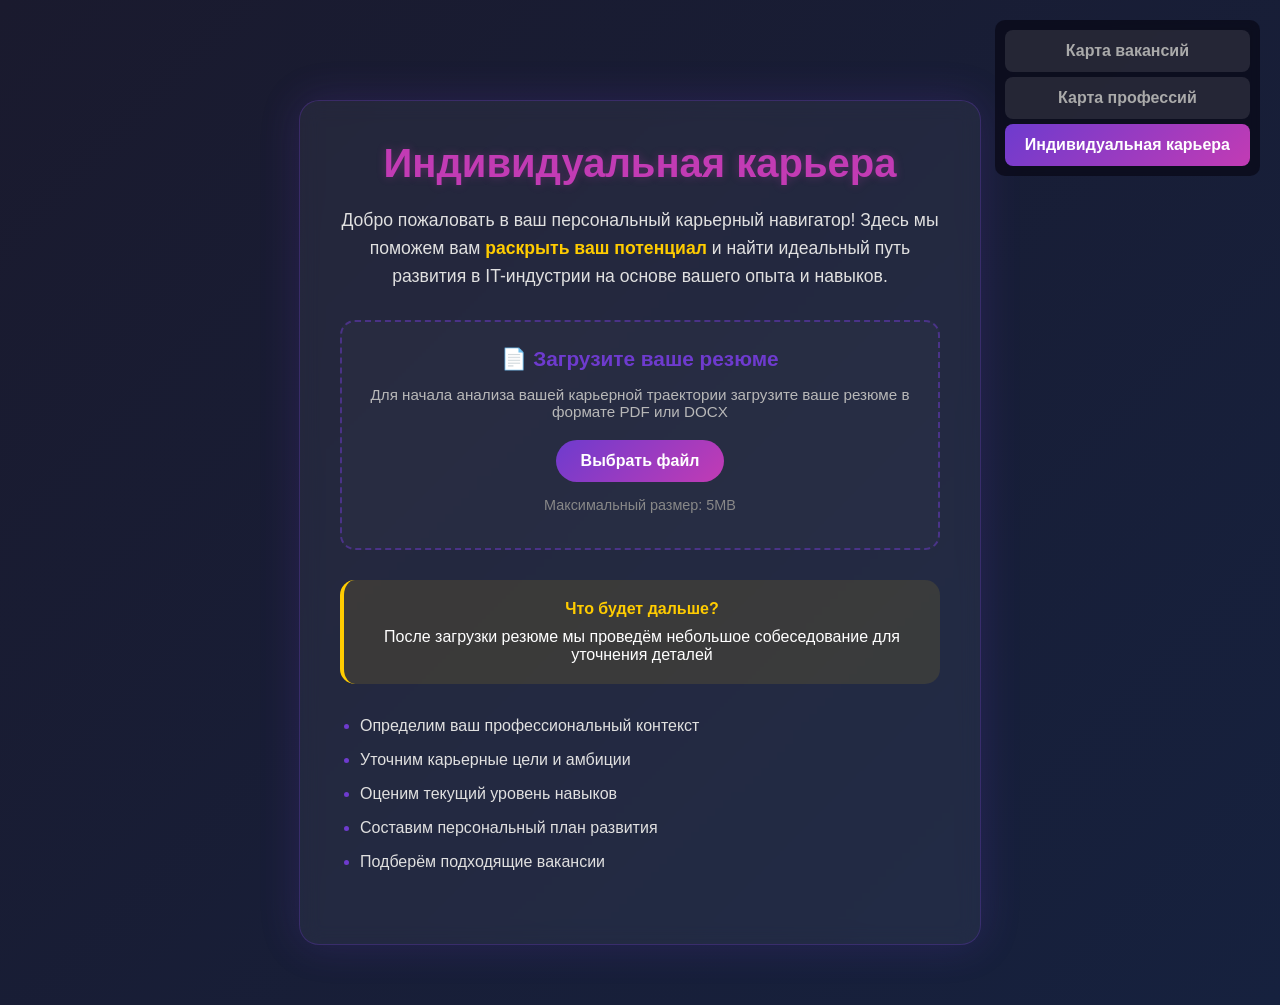
<file: front/interview.html>
<!DOCTYPE html>
<html lang="ru">
<head>
    <meta charset="UTF-8">
    <meta name="viewport" content="width=device-width, initial-scale=1.0">
    <title>Карьерный коуч - Индивидуальная карьера</title>
    <link rel="stylesheet" href="./styles/interview.css">
</head>
<body>
    <div class="container">
        <div class="career-container">

            <div class="career-content" id="upload-screen">
                <h1 class="welcome-title">Индивидуальная карьера</h1>

                <p class="welcome-text">
                    Добро пожаловать в ваш персональный карьерный навигатор! Здесь мы поможем вам
                    <span class="highlight">раскрыть ваш потенциал</span> и найти идеальный путь развития
                    в IT-индустрии на основе вашего опыта и навыков.
                </p>
          
                <div class="upload-section">
                    <h3 class="upload-title">📄 Загрузите ваше резюме</h3>
                    <p class="upload-text">
                        Для начала анализа вашей карьерной траектории загрузите ваше резюме в формате PDF или DOCX
                    </p>

                    <input type="file" id="cv-upload" class="file-input" accept=".pdf,.doc,.docx">
                    <label for="cv-upload" class="file-label">Выбрать файл</label>

                    <div class="file-info">
                        Максимальный размер: 5MB
                    </div>

                    <div id="file-name" class="file-name"></div>
                    <div id="success-message" class="success-message">
                        ✅ Файл успешно загружен! Начинаем анализ...
                    </div>
                </div>

                <div class="next-steps">
                    <h4 class="next-steps-title">Что будет дальше?</h4>
                    <p>После загрузки резюме мы проведём небольшое собеседование для уточнения деталей</p>
                </div>

                <ul class="features-list">
                    <li>Определим ваш профессиональный контекст</li>
                    <li>Уточним карьерные цели и амбиции</li>
                    <li>Оценим текущий уровень навыков</li>
                    <li>Составим персональный план развития</li>
                    <li>Подберём подходящие вакансии</li>
                </ul>
            </div>

            <!-- Экран собеседования -->
            <div class="interview-container" id="interview-screen">
                <div class="interview-header">
                    <h1 class="interview-title">Карьерное собеседование</h1>
                    <div class="interview-stage" id="stage-title">Этап 1: Определение контекста</div>
                </div>

                <div class="progress-bar">
                    <div class="progress" id="progress-bar"></div>
                </div>
          
                <div class="chat-container" id="chat-container">
                    <div class="message bot-message">
                        <div class="avatar bot-avatar">AI</div>
                        <div class="message-content">
                            <div class="message-text">
                                Привет! Я помогу вам составить персональный карьерный план. Давайте начнём с небольшого собеседования.
                                Это займёт всего 5-7 минут.
                            </div>
                        </div>
                    </div>

                    <div class="typing-indicator" id="typing">
                        <div class="avatar bot-avatar">AI</div>
                        <div class="typing-dots">
                            <div class="typing-dot"></div>
                            <div class="typing-dot"></div>
                            <div class="typing-dot"></div>
                        </div>
                    </div>
                </div>

                <div class="input-container">
                    <input
                        type="text"
                        class="message-input"
                        id="user-input"
                        placeholder="Введите ваш ответ..."
                        disabled
                    >
                    <button class="send-button" id="send-button" disabled>Отправить</button>
                </div>
            </div>

            <div class="tabs">
                <div class="tab inactive" id="tab-vacancies" onclick="window.location.href='./vacancies_map.html'">Карта вакансий</div>
                <div class="tab inactive" id="tab-professions" onclick="window.location.href='./profession_map.html'">Карта профессий</div>
                <div class="tab active" id="tab-career" onclick="window.location.href='./interview.html'">Индивидуальная карьера</div>
            </div>
        </div>
    </div>
    <script src="./js/interview.js"></script>
</body>
</html>
</file>
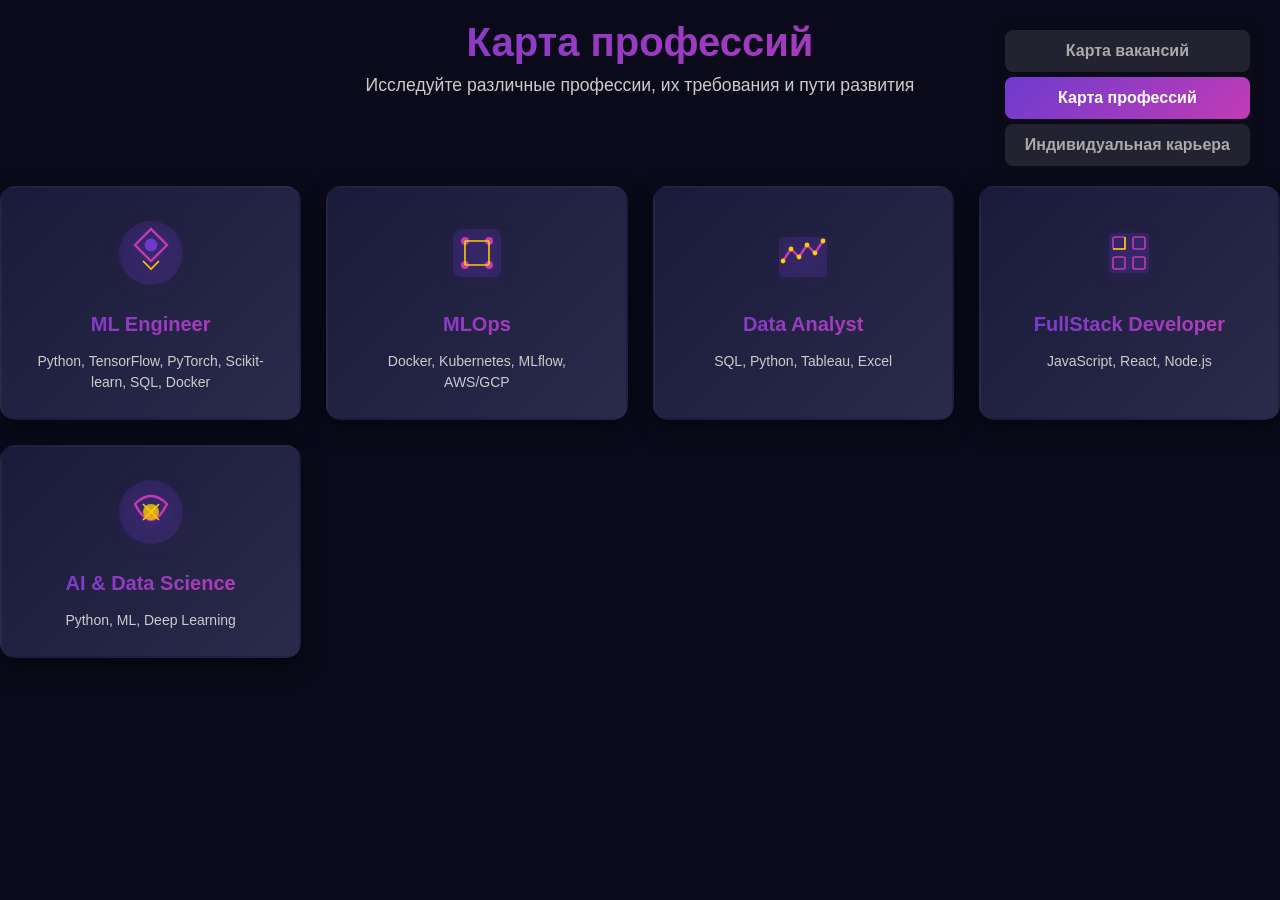
<file: front/profession_map.html>
<!DOCTYPE html>
<html lang="ru">
<head>
    <meta charset="UTF-8">
    <meta name="viewport" content="width=device-width, initial-scale=1.0">
    <title>Карьерный коуч - Карта профессий</title>
    <link rel="stylesheet" href="./styles/profession_map.css">
</head>
<body>
    <div class="header">
        <h1>Карта профессий</h1>
        <p>Исследуйте различные профессии, их требования и пути развития</p>
    </div>

    <div class="tabs">
        <div class="tab inactive" id="tab-vacancies" onclick="window.location.href='./vacancies_map.html'">Карта вакансий</div>
        <div class="tab active" id="tab-professions" onclick="window.location.href='./profession_map.html'">Карта профессий</div>
        <div class="tab inactive" id="tab-career" onclick="window.location.href='./interview.html'">Индивидуальная карьера</div>
    </div>

    <div class="professions-grid" id="professionsGrid">
        <!-- Карточки профессий будут добавлены через JavaScript -->
    </div>


    <!-- Оверлей и детали профессии -->
    <div class="overlay" id="overlay"></div>

    <div class="profession-detail" id="professionDetail">
        <button class="close-detail" id="closeDetail">×</button>
        <div class="detail-header">
            <div class="detail-icon" id="detailIcon"></div>
            <div class="detail-title-container">
                <h2 class="detail-title" id="detailTitle"></h2>
                <div class="detail-subtitle" id="detailSubtitle"></div>
            </div>
        </div>
        <div class="detail-content">
            <div class="detail-section">
                <h3>Описание профессии</h3>
                <p id="detailDescription"></p>
            </div>
            <div class="detail-section">
                <h3>Ключевые навыки</h3>
                <div class="skills-grid" id="detailSkills"></div>
            </div>
            <div class="detail-section">
                <h3>Инструменты и технологии</h3>
                <div class="skills-grid" id="detailTools"></div>
            </div>
            <div class="detail-section">
                <h3>Roadmap развития</h3>
                <div id="detailRoadmap"></div>
            </div>
        </div>
    </div>

    <!-- Модальное окно для навыка -->
    <div class="skill-modal" id="skillModal">
        <button class="close-modal" id="closeSkillModal">×</button>
        <div class="skill-modal-header">
            <div class="skill-modal-icon" id="skillModalIcon"></div>
            <h2 class="skill-modal-title" id="skillModalTitle"></h2>
        </div>
        <div class="skill-modal-content">
            <div class="skill-modal-description" id="skillModalDescription"></div>
            <div class="courses-title">Рекомендованные курсы:</div>
            <div class="courses-list" id="skillModalCourses"></div>
        </div>
    </div>

    <script src="./js/profession_map.js"></script>
</body>
</html>
</file>
<file: front/styles/interview.css>
* {
    margin: 0;
    padding: 0;
    font-family: 'Arial', sans-serif;
}

body {
    background: linear-gradient(135deg, #1a1a2e 0%, #16213e 100%);
    color: #fff;
    min-height: 100vh;
    /* Removed overflow: hidden to allow scrolling */
}

.container {
    display: flex;
    min-height: 100vh; /* Changed from height to min-height */
    padding: 20px; /* Added padding for better mobile view */
}

.career-container {
    flex: 1;
    position: relative;
    /* Removed height: 100% to allow expansion */
    display: flex;
    justify-content: center;
    align-items: flex-start; /* Changed to flex-start for better scrolling */
    padding: 60px 20px 20px; /* Added padding for top and bottom */
}

.career-content {
    max-width: 600px;
    width: 100%;
    padding: 40px;
    background: rgba(255, 255, 255, 0.05);
    border-radius: 20px;
    backdrop-filter: blur(10px);
    border: 1px solid rgba(110, 59, 206, 0.3);
    box-shadow: 0 0 40px rgba(110, 59, 206, 0.2);
    text-align: center;
    margin: 20px 0; /* Added margin for spacing */
}

.welcome-title {
    font-size: 2.5em;
    margin-bottom: 20px;
    color: #c23bb4;
    text-shadow: 0 0 10px rgba(194, 59, 180, 0.3);
}

.welcome-text {
    font-size: 1.1em;
    line-height: 1.6;
    margin-bottom: 30px;
    color: #e0e0e0;
}

.highlight {
    color: #ffcc00;
    font-weight: bold;
}

.upload-section {
    margin: 30px 0;
    padding: 25px;
    background: rgba(255, 255, 255, 0.02);
    border-radius: 15px;
    border: 2px dashed rgba(110, 59, 206, 0.5);
    transition: all 0.3s ease;
}

.upload-section:hover {
    border-color: #6e3bce;
    background: rgba(110, 59, 206, 0.1);
}

.upload-title {
    font-size: 1.3em;
    margin-bottom: 15px;
    color: #6e3bce;
}

.upload-text {
    font-size: 0.95em;
    margin-bottom: 20px;
    color: #b8b8b8;
}

.file-input {
    display: none;
}

.file-label {
    display: inline-block;
    padding: 12px 25px;
    background: linear-gradient(135deg, #6e3bce, #c23bb4);
    color: white;
    border-radius: 25px;
    cursor: pointer;
    transition: all 0.3s ease;
    font-weight: bold;
}

.file-label:hover {
    transform: translateY(-2px);
    box-shadow: 0 5px 15px rgba(110, 59, 206, 0.4);
}

.file-info {
    margin-top: 15px;
    font-size: 0.9em;
    color: #888;
}

.features-list {
    text-align: left;
    margin: 30px 0;
    padding-left: 20px;
}

.features-list li {
    margin-bottom: 10px;
    color: #e0e0e0;
    line-height: 1.5;
}

.features-list li::marker {
    color: #6e3bce;
}

.next-steps {
    margin-top: 25px;
    padding: 20px;
    background: rgba(255, 204, 0, 0.1);
    border-radius: 15px;
    border-left: 4px solid #ffcc00;
}

.next-steps-title {
    color: #ffcc00;
    margin-bottom: 10px;
    font-weight: bold;
}

.tabs {
    position: fixed; /* Changed from absolute to fixed */
    top: 20px;
    right: 20px;
    z-index: 1000;
    background: rgba(10, 10, 26, 0.8);
    border-radius: 10px;
    padding: 10px;
    display: flex;
    flex-direction: column;
    gap: 5px;
    backdrop-filter: blur(5px);
}

.tab {
    padding: 12px 20px;
    border-radius: 8px;
    cursor: pointer;
    transition: all 0.3s ease;
    text-align: center;
    font-weight: bold;
}

.tab.active {
    background: linear-gradient(135deg, #6e3bce, #c23bb4);
}

.tab.inactive {
    background: rgba(255, 255, 255, 0.1);
    color: #aaa;
}

.success-message {
    display: none;
    margin-top: 20px;
    padding: 15px;
    background: rgba(46, 204, 113, 0.2);
    border: 1px solid #2ecc71;
    border-radius: 10px;
    color: #2ecc71;
    animation: fadeIn 0.5s ease;
}

@keyframes fadeIn {
    from { opacity: 0; transform: translateY(-10px); }
    to { opacity: 1; transform: translateY(0); }
}

.file-name {
    margin-top: 10px;
    font-size: 0.9em;
    color: #6e3bce;
    word-break: break-all;
}

/* Стили для интервью */
.interview-container {
    display: none;
    width: 90%;
    max-width: 800px;
    height: 80vh;
    background: rgba(255, 255, 255, 0.05);
    border-radius: 20px;
    backdrop-filter: blur(10px);
    border: 1px solid rgba(110, 59, 206, 0.3);
    box-shadow: 0 0 40px rgba(110, 59, 206, 0.2);
    flex-direction: column;
    overflow: hidden;
}

.interview-header {
    padding: 20px;
    background: rgba(110, 59, 206, 0.2);
    border-bottom: 1px solid rgba(110, 59, 206, 0.3);
    text-align: center;
}

.interview-title {
    font-size: 1.5em;
    color: #c23bb4;
    margin-bottom: 5px;
}

.interview-stage {
    font-size: 0.9em;
    color: #ffcc00;
}

.chat-container {
    flex: 1;
    overflow-y: auto;
    padding: 20px;
    display: flex;
    flex-direction: column;
    gap: 15px;
}

.message {
    display: flex;
    gap: 10px;
    max-width: 80%;
    animation: fadeIn 0.3s ease;
}

.bot-message {
    align-self: flex-start;
}

.user-message {
    align-self: flex-end;
    flex-direction: row-reverse;
}

.avatar {
    width: 40px;
    height: 40px;
    border-radius: 50%;
    flex-shrink: 0;
    background-size: cover;
}

.bot-avatar {
    background: #6e3bce;
    display: flex;
    align-items: center;
    justify-content: center;
    color: white;
    font-weight: bold;
    font-size: 18px;
}

.user-avatar {
    background: #3498db;
    display: flex;
    align-items: center;
    justify-content: center;
    color: white;
    font-weight: bold;
}

.message-content {
    padding: 15px;
    border-radius: 15px;
    max-width: calc(100% - 50px);
}

.bot-message .message-content {
    background: rgba(110, 59, 206, 0.2);
    border-left: 4px solid #6e3bce;
}

.user-message .message-content {
    background: rgba(52, 152, 219, 0.2);
    border-right: 4px solid #3498db;
}

.message-text {
    line-height: 1.5;
}

.input-container {
    padding: 20px;
    background: rgba(255, 255, 255, 0.02);
    border-top: 1px solid rgba(110, 59, 206, 0.3);
    display: flex;
    gap: 10px;
}

.message-input {
    flex: 1;
    padding: 15px;
    border: none;
    border-radius: 25px;
    background: rgba(255, 255, 255, 0.1);
    color: white;
    font-size: 1em;
    outline: none;
}

.message-input:focus {
    background: rgba(255, 255, 255, 0.15);
}

.send-button {
    padding: 15px 25px;
    background: linear-gradient(135deg, #6e3bce, #c23bb4);
    color: white;
    border: none;
    border-radius: 25px;
    cursor: pointer;
    font-weight: bold;
    transition: all 0.3s ease;
}

.send-button:hover:not(:disabled) {
    transform: translateY(-2px);
    box-shadow: 0 5px 15px rgba(110, 59, 206, 0.4);
}

.send-button:disabled {
    background: rgba(255, 255, 255, 0.1);
    cursor: not-allowed;
}

.progress-bar {
    height: 4px;
    background: rgba(255, 255, 255, 0.1);
    margin: 10px 20px 0;
    border-radius: 2px;
    overflow: hidden;
}

.progress {
    height: 100%;
    background: linear-gradient(90deg, #6e3bce, #c23bb4);
    width: 0%;
    transition: width 0.5s ease;
    border-radius: 2px;
}

.typing-indicator {
    display: none;
    align-self: flex-start;
    gap: 10px;
    padding: 15px;
}

.typing-dots {
    display: flex;
    gap: 4px;
    margin-left: 10px;
}

.typing-dot {
    width: 8px;
    height: 8px;
    background: #6e3bce;
    border-radius: 50%;
    animation: typing 1.4s infinite;
}

.typing-dot:nth-child(2) { animation-delay: 0.2s; }
.typing-dot:nth-child(3) { animation-delay: 0.4s; }

@keyframes typing {
    0%, 60%, 100% { transform: translateY(0); }
    30% { transform: translateY(-5px); }
}
</file>
<file: front/styles/profession_map.css>
* {
    margin: 0;
    padding: 0;
    box-sizing: border-box;
    font-family: 'Arial', sans-serif;
}


body {
    background-color: #0a0a1a;
    color: #fff;
    height: 100vh;
}

.header {
    text-align: center;
    margin-bottom: 30px;
    padding: 20px;
}

.header h1 {
    font-size: 2.5rem;
    background: linear-gradient(135deg, #6e3bce, #c23bb4);
    -webkit-background-clip: text;
    -webkit-text-fill-color: transparent;
    margin-bottom: 10px;
}

.header p {
    color: #ccc;
    font-size: 1.1rem;
}

.container {
    display: flex;
    height: 100vh;
}

.map-container {
    flex: 1;
    position: relative;
    height: 100%;
}

#map {
    height: 100%;
    width: 100%;
    background-color: #0a0a1a;
}

.tabs {
    position: absolute;
    top: 20px;
    right: 20px;
    z-index: 1000;
    background: rgba(10, 10, 26, 0.8);
    border-radius: 10px;
    padding: 10px;
    display: flex;
    flex-direction: column;
    gap: 5px;
    backdrop-filter: blur(5px);
}

.tab {
    padding: 12px 20px;
    border-radius: 8px;
    cursor: pointer;
    transition: all 0.3s ease;
    text-align: center;
    font-weight: bold;
}

.tab.active {
    background: linear-gradient(135deg, #6e3bce, #c23bb4);
}

.tab.inactive {
    background: rgba(255, 255, 255, 0.1);
    color: #aaa;
}

/* Стили для карты профессий */
.professions-container {
    display: none;
    position: absolute;
    top: 0;
    left: 0;
    width: 100%;
    height: 100%;
    background: #0a0a1a;
    z-index: 900;
    padding: 20px;
    overflow-y: auto;
}

.professions-grid {
    display: grid;
    grid-template-columns: repeat(auto-fill, minmax(280px, 1fr));
    gap: 25px;
    max-width: 1300px;
    margin: 70px auto 30px;
}

.profession-card {
    background: linear-gradient(135deg, #1a1a3a, #2a2a4a);
    border-radius: 15px;
    padding: 25px;
    cursor: pointer;
    transition: all 0.4s ease;
    border: 2px solid transparent;
    position: relative;
    overflow: hidden;
    box-shadow: 0 8px 25px rgba(0, 0, 0, 0.4);
}

.profession-card:hover {
    transform: translateY(-8px);
    border-color: #6e3bce;
    box-shadow: 0 15px 35px rgba(110, 59, 206, 0.25);
}

.profession-icon {
    width: 80px;
    height: 80px;
    margin: 0 auto 20px;
    display: flex;
    align-items: center;
    justify-content: center;
}

.profession-icon svg {
    width: 100%;
    height: 100%;
    filter: drop-shadow(0 4px 8px rgba(110, 59, 206, 0.3));
}

.profession-title {
    font-size: 20px;
    font-weight: bold;
    text-align: center;
    margin-bottom: 15px;
    color: #fff;
    background: linear-gradient(135deg, #6e3bce, #c23bb4);
    -webkit-background-clip: text;
    -webkit-text-fill-color: transparent;
}

.profession-tools {
    font-size: 14px;
    color: #ccc;
    text-align: center;
    line-height: 1.5;
    padding: 0 10px;
}

.profession-detail {
    display: none;
    position: fixed;
    top: 50%;
    left: 50%;
    transform: translate(-50%, -50%);
    width: 95%;
    max-width: 1200px;
    max-height: 90vh;
    background: linear-gradient(135deg, #1a1a3a, #2a2a4a);
    border-radius: 20px;
    padding: 35px;
    z-index: 1000;
    overflow-y: auto;
    border: 2px solid #6e3bce;
    box-shadow: 0 20px 40px rgba(0, 0, 0, 0.6);
}

.detail-header {
    display: flex;
    align-items: center;
    margin-bottom: 25px;
    border-bottom: 2px solid #6e3bce;
    padding-bottom: 20px;
}

.detail-icon {
    width: 80px;
    height: 80px;
    margin-right: 25px;
    display: flex;
    align-items: center;
    justify-content: center;
}

.detail-icon svg {
    width: 100%;
    height: 100%;
    filter: drop-shadow(0 4px 8px rgba(110, 59, 206, 0.4));
}

.detail-title-container {
    flex: 1;
}

.detail-title {
    font-size: 28px;
    font-weight: bold;
    color: #fff;
    margin-bottom: 5px;
    background: linear-gradient(135deg, #6e3bce, #c23bb4);
    -webkit-background-clip: text;
    -webkit-text-fill-color: transparent;
}

.detail-subtitle {
    font-size: 16px;
    color: #ccc;
    font-style: italic;
}

.detail-content {
    margin-bottom: 30px;
}

.detail-section {
    margin-bottom: 30px;
}

.detail-section h3 {
    color: #c23bb4;
    margin-bottom: 15px;
    font-size: 20px;
    display: flex;
    align-items: center;
    gap: 10px;
}

.detail-section p {
    color: #ccc;
    line-height: 1.7;
    margin-bottom: 15px;
    font-size: 16px;
}

/* Стили для микро-блоков с SVG */
.skills-grid {
    display: grid;
    grid-template-columns: repeat(auto-fill, minmax(200px, 1fr));
    gap: 20px;
    margin-top: 15px;
}

.skill-item {
    background: rgba(110, 59, 206, 0.15);
    border-radius: 12px;
    padding: 18px;
    text-align: center;
    transition: all 0.3s ease;
    border: 1px solid rgba(110, 59, 206, 0.3);
    cursor: pointer;
}

.skill-item:hover {
    transform: translateY(-3px);
    background: rgba(110, 59, 206, 0.25);
    box-shadow: 0 5px 15px rgba(110, 59, 206, 0.2);
}

.skill-icon {
    width: 50px;
    height: 50px;
    margin: 0 auto 12px;
    display: flex;
    align-items: center;
    justify-content: center;
}

.skill-icon svg {
    width: 100%;
    height: 100%;
    filter: drop-shadow(0 2px 4px rgba(194, 59, 180, 0.3));
}

.skill-name {
    font-size: 14px;
    font-weight: 600;
    color: #fff;
    margin-bottom: 5px;
}

.skill-desc {
    font-size: 12px;
    color: #aaa;
    line-height: 1.4;
}

/* Стили для настоящего roadmap */
.roadmap-container {
    background: rgba(20, 20, 40, 0.7);
    border-radius: 15px;
    padding: 25px;
    margin-top: 25px;
    border: 1px solid #6e3bce;
    position: relative;
    overflow: hidden;
}

.roadmap-title {
    color: #c23bb4;
    font-size: 22px;
    margin-bottom: 30px;
    text-align: center;
    font-weight: bold;
}

.roadmap {
    display: flex;
    flex-direction: column;
    gap: 40px;
    position: relative;
}

.roadmap::before {
    content: '';
    position: absolute;
    left: 60px;
    top: 0;
    bottom: 0;
    width: 4px;
    background: linear-gradient(to bottom, #6e3bce, #c23bb4);
    border-radius: 2px;
}

.roadmap-phase {
    position: relative;
    margin-left: 100px;
    background: rgba(110, 59, 206, 0.1);
    border-radius: 15px;
    padding: 20px;
    border-left: 4px solid #6e3bce;
    transition: all 0.3s ease;
    cursor: pointer;
}

.roadmap-phase:hover {
    transform: translateX(5px);
    background: rgba(110, 59, 206, 0.2);
}

.roadmap-phase::before {
    content: '';
    position: absolute;
    left: -50px;
    top: 50%;
    transform: translateY(-50%);
    width: 24px;
    height: 24px;
    border-radius: 50%;
    background: #c23bb4;
    border: 3px solid #0a0a1a;
    box-shadow: 0 0 0 2px #6e3bce;
    z-index: 2;
}

.phase-header {
    display: flex;
    align-items: center;
    margin-bottom: 15px;
    gap: 15px;
}

.phase-icon {
    width: 40px;
    height: 40px;
    display: flex;
    align-items: center;
    justify-content: center;
    background: rgba(110, 59, 206, 0.2);
    border-radius: 10px;
    padding: 8px;
}

.phase-icon svg {
    width: 100%;
    height: 100%;
    filter: drop-shadow(0 2px 3px rgba(194, 59, 180, 0.3));
}

.phase-title {
    color: #fff;
    font-size: 18px;
    font-weight: bold;
    margin: 0;
}

.phase-items {
    display: grid;
    grid-template-columns: repeat(auto-fill, minmax(250px, 1fr));
    gap: 12px;
}

.phase-item {
    background: rgba(255, 255, 255, 0.05);
    padding: 12px 15px;
    border-radius: 8px;
    font-size: 14px;
    color: #ccc;
    display: flex;
    align-items: center;
    gap: 10px;
    transition: all 0.3s ease;
    border-left: 3px solid transparent;
    cursor: pointer;
}

.phase-item:hover {
    background: rgba(255, 255, 255, 0.1);
    border-left-color: #c23bb4;
    transform: translateX(3px);
}

.phase-item svg {
    width: 16px;
    height: 16px;
    min-width: 16px;
    filter: drop-shadow(0 1px 2px rgba(194, 59, 180, 0.3));
}

/* Стили для модального окна навыка */
.skill-modal {
    display: none;
    position: fixed;
    top: 50%;
    left: 50%;
    transform: translate(-50%, -50%);
    width: 90%;
    max-width: 600px;
    max-height: 80vh;
    background: linear-gradient(135deg, #1a1a3a, #2a2a4a);
    border-radius: 20px;
    padding: 30px;
    z-index: 1002;
    overflow-y: auto;
    border: 2px solid #6e3bce;
    box-shadow: 0 20px 40px rgba(0, 0, 0, 0.6);
}

.skill-modal-header {
    display: flex;
    align-items: center;
    margin-bottom: 20px;
    border-bottom: 2px solid #6e3bce;
    padding-bottom: 15px;
}

.skill-modal-icon {
    width: 50px;
    height: 50px;
    margin-right: 20px;
    display: flex;
    align-items: center;
    justify-content: center;
}

.skill-modal-icon svg {
    width: 100%;
    height: 100%;
    filter: drop-shadow(0 2px 4px rgba(194, 59, 180, 0.3));
}

.skill-modal-title {
    font-size: 24px;
    font-weight: bold;
    color: #fff;
    background: linear-gradient(135deg, #6e3bce, #c23bb4);
    -webkit-background-clip: text;
    -webkit-text-fill-color: transparent;
}

.skill-modal-content {
    margin-bottom: 25px;
}

.skill-modal-description {
    color: #ccc;
    line-height: 1.6;
    margin-bottom: 20px;
    font-size: 16px;
}

.courses-title {
    color: #c23bb4;
    font-size: 18px;
    margin-bottom: 15px;
    font-weight: bold;
}

.courses-list {
    display: flex;
    flex-direction: column;
    gap: 12px;
}

.course-item {
    background: rgba(110, 59, 206, 0.1);
    border-radius: 10px;
    padding: 15px;
    border-left: 3px solid #ffcc00;
    transition: all 0.3s ease;
}

.course-item:hover {
    background: rgba(110, 59, 206, 0.2);
    transform: translateX(3px);
}

.course-name {
    font-size: 16px;
    font-weight: 600;
    color: #fff;
    margin-bottom: 5px;
}

.course-platform {
    font-size: 14px;
    color: #ffcc00;
    margin-bottom: 8px;
}

.course-link {
    display: inline-block;
    background: linear-gradient(135deg, #6e3bce, #c23bb4);
    color: white;
    padding: 8px 16px;
    border-radius: 6px;
    text-decoration: none;
    font-size: 14px;
    font-weight: 600;
    transition: all 0.3s ease;
}

.course-link:hover {
    transform: translateY(-2px);
    box-shadow: 0 5px 15px rgba(110, 59, 206, 0.3);
}

.close-modal {
    position: absolute;
    top: 15px;
    right: 15px;
    background: rgba(110, 59, 206, 0.3);
    border: none;
    color: #fff;
    font-size: 20px;
    cursor: pointer;
    width: 35px;
    height: 35px;
    display: flex;
    align-items: center;
    justify-content: center;
    border-radius: 50%;
    transition: all 0.3s ease;
}

.close-modal:hover {
    background: rgba(110, 59, 206, 0.6);
    transform: rotate(90deg);
}

.close-detail {
    position: absolute;
    top: 20px;
    right: 20px;
    background: rgba(110, 59, 206, 0.3);
    border: none;
    color: #fff;
    font-size: 24px;
    cursor: pointer;
    width: 40px;
    height: 40px;
    display: flex;
    align-items: center;
    justify-content: center;
    border-radius: 50%;
    transition: all 0.3s ease;
}

.close-detail:hover {
    background: rgba(110, 59, 206, 0.6);
    transform: rotate(90deg);
}

.overlay {
    display: none;
    position: fixed;
    top: 0;
    left: 0;
    width: 100%;
    height: 100%;
    background: rgba(0, 0, 0, 0.8);
    z-index: 999;
    backdrop-filter: blur(5px);
}

/* Анимации */
@keyframes pulse {
    0% { transform: scale(1); }
    50% { transform: scale(1.05); }
    100% { transform: scale(1); }
}

.roadmap-phase {
    animation: pulse 2s ease-in-out;
}

/* Адаптивность */
@media (max-width: 968px) {
    .roadmap::before {
        left: 40px;
    }

    .roadmap-phase {
        margin-left: 70px;
    }

    .roadmap-phase::before {
        left: -40px;
    }
}

@media (max-width: 768px) {
    .professions-grid {
        grid-template-columns: 1fr;
    }

    .skills-grid {
        grid-template-columns: 1fr 1fr;
    }

    .phase-items {
        grid-template-columns: 1fr;
    }

    .detail-header {
        flex-direction: column;
        text-align: center;
    }

    .detail-icon {
        margin-right: 0;
        margin-bottom: 15px;
    }

    .roadmap::before {
        display: none;
    }

    .roadmap-phase {
        margin-left: 0;
    }

    .roadmap-phase::before {
        display: none;
    }
}
</file>
